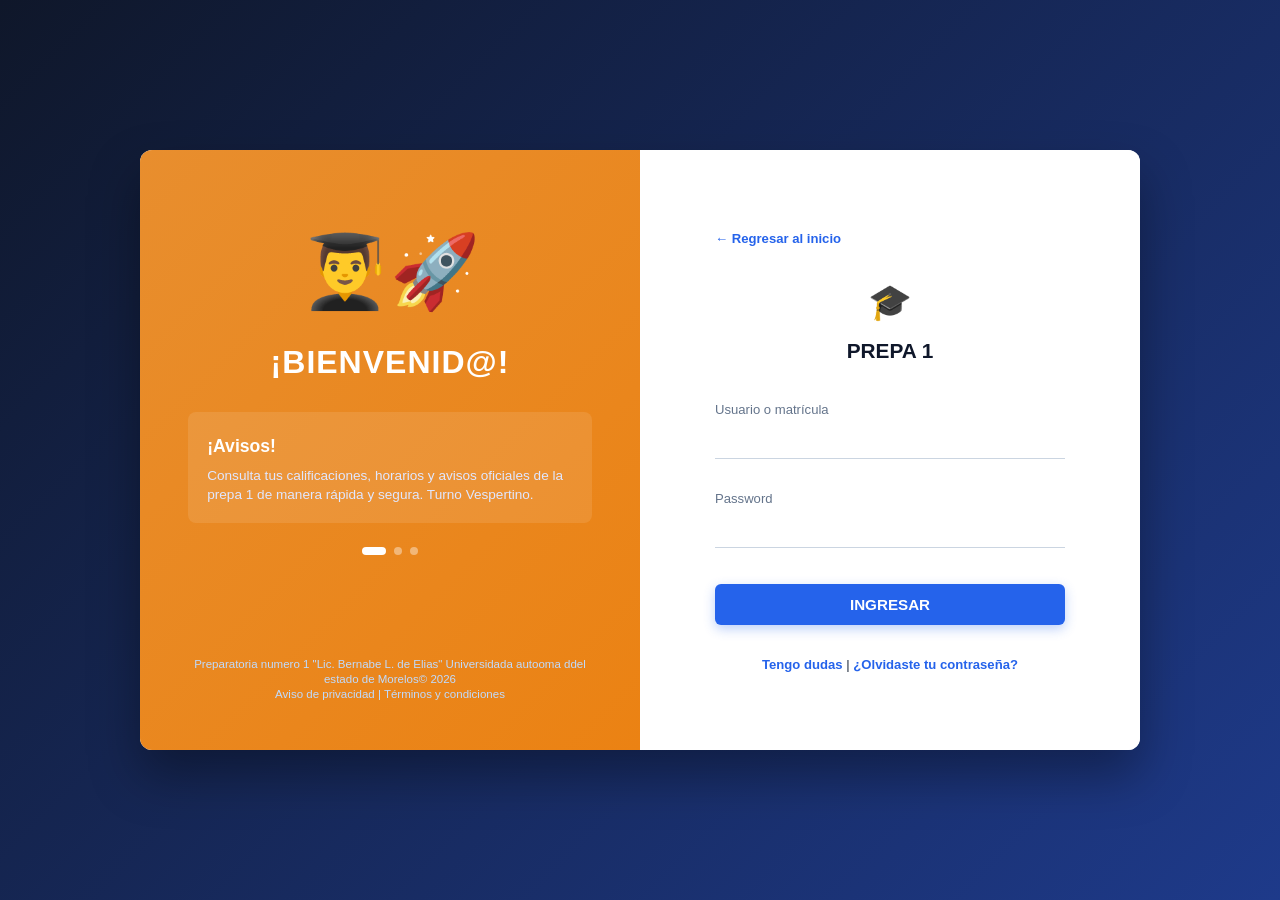
<file: login.html>
<!DOCTYPE html>
<html lang="es">
<head>
    <meta charset="UTF-8">
    <meta name="viewport" content="width=device-width, initial-scale=1.0">
    <title>Portal de Alumnos - Prepa 1</title>
    <link rel="stylesheet" href="styles.css">
</head>
<body class="cbtis-login-body">

    <!-- Contenedor principal de dos columnas -->
    <div class="cbtis-login-container">

        <!-- LADO IZQUIERDO: Panel Azul con Bienvenida e Ilustración -->
        <div class="cbtis-left-panel">
            <div class="cbtis-left-content">
                
                <div class="cbtis-illustration-box">
                    <div class="cbtis-badge-icon">👨‍🎓🚀</div>
                    <h2>¡BIENVENID@!</h2>
                </div>

                <div class="cbtis-notices-box">
                    <h3>¡Avisos!</h3>
                    <p>Consulta tus calificaciones, horarios y avisos oficiales de la prepa 1 de manera rápida y segura. Turno Vespertino.</p>
                </div>

                <div class="cbtis-slider-dots">
                    <span class="cbtis-dot active"></span>
                    <span class="cbtis-dot"></span>
                    <span class="cbtis-dot"></span>
                </div>
            </div>

            <div class="cbtis-left-footer">
                Preparatoria numero 1 "Lic. Bernabe L. de Elias" Universidada autooma ddel estado de Morelos&copy; 2026<br>
                <span>Aviso de privacidad | Términos y condiciones</span>
            </div>
        </div>

        <!-- LADO DERECHO: Panel Blanco con el Formulario de Acceso -->
        <div class="cbtis-right-panel">
            <div class="cbtis-login-wrapper">
                
                <div class="login-back-container">
                    <a href="index.html" class="cbtis-back-link">← Regresar al inicio</a>
                </div>

                <div class="cbtis-logo-header">
                    <div class="login-logo-emoji">🎓</div>
                    <h1>PREPA <strong>1</strong></h1>
                </div>

                <form id="form-login" action="#" method="POST">
                    
                    <div class="cbtis-input-group">
                        <label for="usuario">Usuario o matrícula</label>
                        <input type="text" id="usuario" name="usuario" required>
                    </div>

                    <div class="cbtis-input-group">
                        <label for="password">Password</label>
                        <input type="password" id="password" name="password" required>
                    </div>

                    <button type="submit" class="cbtis-btn-ingresar">INGRESAR</button>

                </form>

                <div class="cbtis-login-help">
                    <a href="#">Tengo dudas</a> | <a href="#">¿Olvidaste tu contraseña?</a>
                </div>

            </div>
        </div>

    </div>

    <script src="script.js"></script>
</body>
</html>
</file>
<file: styles.css>
/* ======================================================================
   ESTILOS GENERALES Y PORTADA - CBTis 166
   ====================================================================== */
*{
    box-sizing: border-box; /* Incluye bordes y rellenos en el ancho y alto total */
    margin: 0;              /* Elimina los márgenes predeterminados de la página */
    padding: 0;             /* Elimina los rellenos internos predeterminados */
}

body {
    font-family: 'Segoe UI', Tahoma, Geneva, Verdana, sans-serif; /* Tipografía principal limpia y moderna */
    color: #1e293b;                 /* Color de texto base gris oscuro */
    background-color: #f8fafc;      /* Color de fondo general suave para el sitio */
    line-height: 1.6;               /* Espaciado de línea cómodo para la lectura */
}

/* --------------------------------------------------------------------
   BARRA SUPERIOR DE CONTACTO
   -------------------------------------------------------------------- */
.top-bar {
    background-color: #f7711e;              /* Fondo oscuro para la franja de contacto superior */
    color: #cbd5e1;                         /* Color de texto gris claro secundario */
    font-size: 0.82rem;                     /* Tamaño de fuente pequeño y sutil */
    padding: 0.5rem 2rem;                   /* Relleno interno superior/inferior y lateral */
    border-bottom: 1px solid rgba(255, 255, 255, 0.1); /* Línea divisoria inferior translúcida */
}

.top-bar-container {
    max-width: 1200px;     /* Ancho máximo estructurado para mantener simetría */
    margin: 0 auto;        /* Centra horizontalmente el contenedor */
    display: flex;         /* Activa el diseño flexible */
    justify-content: space-between; /* Distribuye el espacio entre los elementos internos */
    align-items: center;   /* Centra verticalmente los elementos */
}

.top-contacts {
    display: flex;         /* Distribuye los datos de contacto en fila horizontal */
    gap: 2rem;             /* Separación horizontal entre los elementos */
}

.top-item.whatsapp {
    color: #4ade80;        /* Color verde característico para destacar WhatsApp */
}

/* ======================================================================
   BARRA DE NAVEGACIÓN RESPONSIVA
   ====================================================================== */
.navbar {
    background-color: #ffffff; /* Fondo blanco sólido para el menú de navegación */
    border-bottom: 1px solid #e2e8f0; /* Borde inferior sutil */
    position: sticky;          /* Fija la barra en la parte superior al hacer scroll */
    top: 0;                    /* Posición de anclaje exacto en la parte superior */
    z-index: 1000;             /* Asegura que la barra esté siempre por encima de otros elementos */
    padding: 0.8rem 1.5rem;    /* Relleno interior de la barra de navegación */
}

.nav-container {
    max-width: 1200px;         /* Ancho máximo alineado con el resto del sitio */
    margin: 0 auto;            /* Centra el contenedor del menú */
    display: flex;             /* Modelo flexible */
    justify-content: space-between; /* Separa el logotipo de los enlaces del menú */
    align-items: center;       /* Alinea verticalmente al centro */
    flex-wrap: wrap;           /* Permite que los elementos bajen si falta espacio */
    gap: 1rem;                 /* Espaciado predeterminado */
}

.nav-brand {
    display: flex;             /* Contenedor flexible para la marca/logo */
    align-items: center;       /* Centra verticalmente el logotipo */
}

.brand-logo-img {
    height: 55px;              /* Altura fija estándar para el logotipo institucional */
    width: auto;               /* Ancho proporcional automático */
    object-fit: contain;       /* Evita deformaciones en la imagen */
    display: block;            /* Elimina espacios fantasma inferiores */
}

.nav-links {
    display: flex;             /* Organiza los enlaces de navegación en línea */
    align-items: center;       /* Centra verticalmente */
    gap: 1.5rem;               /* Espacio de separación entre cada opción del menú */
    flex-wrap: wrap;           /* Adaptable en pantallas chicas */
}

.nav-links a {
    text-decoration: none;     /* Quita el subrayado predeterminado de los enlaces */
    color: #475569;            /* Color de texto gris intermedio */
    font-weight: 600;          /* Seminegrita para mejor visibilidad */
    font-size: 0.9rem;         /* Tamaño de fuente adecuado */
    transition: color 0.2s;    /* Transición suave al cambiar de color */
}

.nav-links a:hover {
    color: #2563eb;            /* Cambia a azul corporativo al pasar el cursor */
}

.btn-nav-login {
    background-color: #2563eb; /* Fondo azul destacado para el botón de alumnos */
    color: white !important;   /* Texto blanco forzado */
    padding: 8px 16px;         /* Relleno interior del botón */
    border-radius: 6px;        /* Esquinas redondeadas */
    transition: background-color 0.2s; /* Transición suave en el color de fondo */
}

.btn-nav-login:hover {
    background-color: #1d4ed8; /* Azul más oscuro al pasar el cursor */
}

@media (max-width: 600px) {
    .navbar {
        padding: 0.6rem 1rem;  /* Reduce el padding en pantallas móviles pequeñas */
    }
    .nav-container {
        justify-content: center; /* Centra los elementos del menú en móviles */
    }
    .nav-links {
        gap: 1rem;             /* Reduce el espacio entre enlaces */
        justify-content: center; /* Centra los enlaces */
    }
}

/* --------------------------------------------------------------------
   SECCIÓN HERO (DOS COLUMNAS CON COLLAGE)
   -------------------------------------------------------------------- */
.hero-section {
    background: linear-gradient(135deg, #ed6b07 0%, #e36a19 100%); /* Fondo con degradado azul oscuro */
    color: white;              /* Texto general en blanco para alto contraste */
    padding: 5rem 2rem;        /* Relleno superior/inferior amplio y lateral */
    overflow: hidden;          /* Oculta desbordamientos */
}

.hero-container {
    max-width: 1200px;         /* Ancho máximo del contenedor principal */
    margin: 0 auto;            /* Centra el contenedor */
    display: grid;             /* Utiliza CSS Grid para organizar las columnas */
    grid-template-columns: 1.1fr 0.9fr; /* Texto ligeramente más ancho que el collage */
    gap: 3rem;                 /* Espacio de separación entre columnas */
    align-items: center;       /* Alinea verticalmente al centro */
}

@media (max-width: 900px) {
    .hero-container {
        grid-template-columns: 1fr; /* Cambia a una sola columna en pantallas medianas/móviles */
    }
}

.hero-tag {
    display: inline-block;     /* Permite aplicar padding y márgenes como bloque */
    background-color: rgba(37, 99, 235, 0.3); /* Fondo azul translúcido */
    border: 1px solid rgba(96, 165, 250, 0.4); /* Borde azul claro sutil */
    color: #93c5fd;            /* Texto azul claro brillante */
    padding: 6px 16px;         /* Relleno interior */
    border-radius: 20px;       /* Bordes redondeados estilo píldora */
    font-size: 0.85rem;        /* Tamaño de fuente compacto */
    font-weight: 600;          /* Seminegrita */
    text-transform: uppercase; /* Convierte el texto en mayúsculas */
    margin-bottom: 1.5rem;     /* Margen inferior */
}

.hero-text-side h1 {
    font-size: 2.8rem;         /* Tamaño de fuente grande para el título principal */
    font-weight: 800;          /* Grosor muy marcado */
    margin-bottom: 1rem;       /* Espacio inferior */
    letter-spacing: -0.5px;    /* Reduce ligeramente el espacio entre letras */
    line-height: 1.2;          /* Altura de línea compacta */
}

.hero-text-side p {
    font-size: 1.1rem;         /* Tamaño de fuente cómodo para la descripción */
    color: #cbd5e1;            /* Color gris claro legible */
    margin-bottom: 2rem;       /* Espacio inferior */
    line-height: 1.6;          /* Altura de línea legible */
}

.hero-cta-box {
    background: rgba(15, 23, 42, 0.4); /* Fondo oscuro semitransparente */
    border: 1px solid rgba(255, 255, 255, 0.1); /* Borde sutil translúcido */
    padding: 1.8rem;           /* Relleno interno */
    border-radius: 12px;       /* Bordes redondeados */
    backdrop-filter: blur(6px); /* Efecto de desenfoque de cristal esmerilado */
}

.btn-orange {
    display: inline-block;     /* Permite dimensiones en enlaces */
    background: linear-gradient(135deg, #f97316 0%, #ea580c 100%); /* Degradado naranja llamativo */
    color: white;              /* Texto blanco */
    padding: 14px 28px;        /* Relleno interior generoso */
    border-radius: 8px;        /* Bordes redondeados */
    text-decoration: none;     /* Quita subrayado */
    font-weight: 700;          /* Negrita */
    font-size: 1.05rem;        /* Tamaño destacado */
    box-shadow: 0 4px 15px rgba(249, 115, 22, 0.4); /* Sombra naranja difuminada */
    transition: transform 0.2s, box-shadow 0.2s; /* Transiciones suaves */
    margin-bottom: 1.2rem;     /* Espacio inferior */
}

.btn-orange:hover {
    transform: translateY(-2px); /* Eleva ligeramente el botón al pasar el cursor */
    box-shadow: 0 6px 20px rgba(249, 115, 22, 0.6); /* Aumenta intensidad de sombra */
}

.hero-benefits {
    display: flex;             /* Organiza los beneficios en línea flexible */
    flex-wrap: wrap;           /* Salto de línea automático */
    gap: 15px;                 /* Espacio entre beneficios */
    font-size: 0.9rem;         /* Tamaño estándar */
    color: #e2e8f0;            /* Gris claro */
    font-weight: 500;          /* Peso medio */
}

/* Estilos del Collage de Imágenes */
.image-collage {
    display: flex;             /* Organiza los elementos en columna */
    flex-direction: column;    /* Dirección vertical */
    gap: 15px;                 /* Espacio entre imágenes */
    background: rgba(255, 255, 255, 0.05); /* Fondo translúcido sutil */
    padding: 20px;             /* Relleno interior */
    border-radius: 20px;       /* Bordes redondeados del contenedor */
    border: 1px solid rgba(255, 255, 255, 0.1); /* Borde sutil */
}

.collage-main img {
    width: 100%;               /* Ancho completo */
    height: 240px;             /* Altura fija para la imagen principal */
    object-fit: cover;         /* Recorta proporcionalmente sin deformar */
    border-radius: 12px;       /* Bordes redondeados */
    box-shadow: 0 10px 25px rgba(0,0,0,0.3); /* Sombra de profundidad */
}

.collage-sub {
    display: grid;             /* Cuadrícula para las dos imágenes inferiores */
    grid-template-columns: 1fr 1fr; /* Dos columnas iguales */
    gap: 15px;                 /* Espacio entre las secundarias */
}

.collage-sub img {
    width: 100%;               /* Ancho completo */
    height: 140px;             /* Altura fija para secundarias */
    object-fit: cover;         /* Recorte proporcional */
    border-radius: 12px;       /* Bordes redondeados */
    box-shadow: 0 8px 20px rgba(0,0,0,0.3); /* Sombra de profundidad */
}

/* Clases específicas para el formulario de informes */
.hero-title-custom {
    font-size: 2.5rem;         /* Tamaño de título personalizado */
    margin-bottom: 1rem;       /* Margen inferior */
}

.hero-desc-custom {
    color: #cbd5e1;            /* Color secundario */
    font-size: 1rem;           /* Tamaño legible */
    margin-bottom: 1.5rem;     /* Margen inferior */
}

.hero-subtitle-custom {
    font-size: 0.95rem;        /* Subtítulo */
    font-weight: 600;          /* Seminegrita */
    color: #93c5fd;            /* Azul claro */
    margin-bottom: 0.8rem;     /* Margen inferior */
}

.hero-benefits-column {
    display: flex;             /* Flexible vertical */
    flex-direction: column;    /* Apilado vertical */
    gap: 8px;                  /* Espaciado ajustado */
}

.cbtis-hero-form-card {
    background-color: #ffffff; /* Fondo blanco sólido para la tarjeta del formulario */
    padding: 2.2rem;           /* Relleno interno amplio */
    border-radius: 16px;       /* Bordes redondeados marcados */
    box-shadow: 0 20px 40px rgba(0, 0, 0, 0.25); /* Sombra elegante flotante */
    width: 100%;               /* Ancho completo disponible */
    max-width: 440px;          /* Ancho máximo de la tarjeta */
    margin: 0 auto;            /* Centrado horizontal */
}

.form-card-title {
    color: #0f172a;            /* Color oscuro */
    font-size: 1.25rem;        /* Mediano destacado */
    font-weight: 700;          /* Negrita */
    margin-bottom: 1rem;       /* Margen inferior */
    text-align: center;        /* Centrado */
}

.form-group-margin {
    margin-bottom: 1rem;       /* Espacio inferior estándar entre campos */
}

.form-control-input {
    width: 100%;               /* Ancho completo */
    border: 1px solid #cbd5e1; /* Borde gris claro */
    border-radius: 8px;        /* Bordes redondeados */
    padding: 10px 14px;        /* Relleno interior cómodo */
    font-size: 0.9rem;         /* Tamaño de letra interno */
    outline: none;             /* Sin borde de enfoque por defecto */
}

.form-control-select {
    width: 100%;               /* Ancho completo */
    border: 1px solid #cbd5e1; /* Borde gris claro */
    border-radius: 8px;        /* Bordes redondeados */
    padding: 10px 14px;        /* Relleno interior */
    font-size: 0.9rem;         /* Tamaño de fuente */
    background: #fff;          /* Fondo blanco */
    color: #475569;            /* Color de texto de opciones */
    outline: none;             /* Quita contorno */
}

.form-date-label {
    font-size: 0.78rem;        /* Letra pequeña para etiquetas de fecha */
    color: #64748b;            /* Gris secundario */
    display: block;            /* Ocupa su propia línea */
    margin-bottom: 2px;        /* Margen inferior mínimo */
}

.form-control-date {
    width: 100%;               /* Ancho completo */
    border: 1px solid #cbd5e1; /* Borde gris */
    border-radius: 8px;        /* Bordes redondeados */
    padding: 8px 14px;         /* Relleno interior */
    font-size: 0.9rem;         /* Tamaño de fuente */
    color: #334155;            /* Color de texto interno */
    outline: none;             /* Quita contorno */
}

.form-control-textarea {
    width: 100%;               /* Ancho completo */
    border: 1px solid #cbd5e1; /* Borde gris */
    border-radius: 8px;        /* Bordes redondeados */
    padding: 10px 14px;        /* Relleno interior */
    font-size: 0.9rem;         /* Tamaño de fuente */
    outline: none;             /* Quita contorno */
    font-family: inherit;      /* Hereda tipografía general */
}

/* ======================================================================
   CORRECCIÓN DEFINITIVA PARA LA CASILLA Y EL TEXTO DE ACEPTAR TÉRMINOS
   ====================================================================== */
.form-group-checkbox {
    margin-bottom: 1.2rem;     /* Espacio inferior */
    display: flex;             /* Contenedor flexible */
    flex-direction: row !important; /* Fuerza dirección horizontal estricta */
    align-items: flex-start !important; /* Alinea arriba */
    justify-content: flex-start !important; /* Alinea a la izquierda */
    gap: 10px;                 /* Espacio horizontal entre cuadro y texto */
    text-align: left;          /* Alineación izquierda */
    width: 100%;               /* Ancho completo */
}

.form-checkbox-input {
    width: 18px !important;    /* Ancho fijo forzado para el checkbox */
    height: 18px !important;   /* Alto fijo forzado */
    min-width: 18px;           /* Evita compresión */
    cursor: pointer;           /* Cambia cursor a mano */
    margin-top: 2px;           /* Ajuste vertical fino con la primera línea */
    flex-shrink: 0;            /* Impide deformación */
    appearance: auto;          /* Restaura el comportamiento visual nativo */
    -webkit-appearance: checkbox; /* Compatibilidad WebKit */
}

.form-checkbox-label {
    font-size: 0.78rem !important; /* Letra pequeña legible para textos legales */
    color: #475569 !important;     /* Gris oscuro */
    line-height: 1.35 !important;  /* Altura de línea compacta */
    cursor: pointer;               /* Cursor interactivo */
    display: inline-block !important; /* Comportamiento en línea */
    width: auto !important;        /* Ancho automático */
    flex: 1;                       /* Ocupa el resto del espacio disponible */
}

.form-submit-btn {
    background-color: #0052ff;     /* Fondo azul intenso para el botón enviar */
    width: 100%;                   /* Ancho completo */
    border-radius: 8px;            /* Bordes redondeados */
    padding: 12px;                 /* Relleno interior */
    font-weight: 700;              /* Negrita */
    color: white;                  /* Texto blanco */
    border: none;                  /* Sin bordes */
    cursor: pointer;               /* Cursor de mano */
    transition: background 0.2s;   /* Transición suave */
}

.cbtis-hero-form-card input:focus, 
.cbtis-hero-form-card select:focus, 
.cbtis-hero-form-card textarea:focus {
    border-color: #2563eb !important; /* Cambia el borde a azul brillante al enfocar */
    box-shadow: 0 0 0 3px rgba(37, 99, 235, 0.15); /* Brillo sutil alrededor */
}

/* ======================================================================
   ESTILOS DE OFERTA EDUCATIVA CON IMÁGENES
   ====================================================================== */
.careers-section {
    padding: 5rem 2rem;            /* Espaciado superior/inferior */
    background-color: #f8fafc;     /* Fondo claro */
}

.section-container {
    max-width: 1200px;             /* Ancho máximo centrado */
    margin: 0 auto;                /* Centrado horizontal */
}

.section-header {
    text-align: center;            /* Centrado de títulos de sección */
    margin-bottom: 3.5rem;         /* Espacio inferior */
}

.section-header h2 {
    font-size: 2.2rem;             /* Título grande */
    color: #0f172a;                /* Color oscuro */
    margin-bottom: 0.5rem;         /* Espacio con subtítulo */
}

.section-header p {
    color: #64748b;                /* Gris secundario */
    font-size: 1.05rem;            /* Tamaño legible */
}

.careers-grid {
    display: grid;                 /* Cuadrícula CSS adaptable */
    grid-template-columns: repeat(auto-fit, minmax(260px, 1fr)); /* Columnas responsivas */
    gap: 2rem;                     /* Espacio entre tarjetas */
}

.career-card {
    background-color: #ffffff;     /* Fondo blanco */
    border: 1px solid #e2e8f0;     /* Borde sutil */
    border-radius: 12px;           /* Esquinas redondeadas */
    overflow: hidden;              /* Oculta desbordamientos internos */
    box-shadow: 0 4px 6px rgba(0, 0, 0, 0.02); /* Sombra ligera */
    transition: transform 0.2s ease, box-shadow 0.2s ease; /* Transiciones suaves */
}

.career-card:hover {
    transform: translateY(-5px);   /* Eleva la tarjeta al pasar el cursor */
    box-shadow: 0 15px 30px rgba(0, 0, 0, 0.08); /* Acentúa la sombra */
    border-color: #cbd5e1;         /* Oscurece borde */
}

.career-img-container {
    width: 100%;                   /* Ancho completo */
    height: 160px;                 /* Altura fija de imagen */
    overflow: hidden;              /* Oculta desbordamientos */
}

.career-img-container img {
    width: 100%;                   /* Ancho adaptado */
    height: 100%;                  /* Alto adaptado */
    object-fit: cover;             /* Recorte proporcional */
    transition: transform 0.3s ease; /* Transición para zoom */
}

.career-card:hover .career-img-container img {
    transform: scale(1.05);        /* Efecto zoom in en imagen al hacer hover */
}

.career-content {
    padding: 1.8rem;               /* Relleno interno de textos */
}

.career-content h3 {
    font-size: 1.15rem;            /* Tamaño de título */
    color: #0f172a;                /* Color oscuro */
    margin-bottom: 0.8rem;         /* Espacio inferior */
    font-weight: 700;              /* Negrita */
}

.career-content p {
    color: #64748b;                /* Gris descriptivo */
    font-size: 0.9rem;             /* Tamaño estándar */
    line-height: 1.5;              /* Altura de línea */
}

/* ======================================================================
   ESTILOS DEL PIE DE PÁGINA (FOOTER CON REDES SOCIALES)
   ====================================================================== */
.footer {
    background-color: #0b1120;     /* Fondo oscuro institucional */
    color: #94a3b8;                /* Texto gris claro */
    padding: 2.5rem 2rem;          /* Relleno interior */
    border-top: 1px solid rgba(255, 255, 255, 0.05); /* Línea superior sutil */
}

.footer-container {
    max-width: 1200px;             /* Ancho máximo alineado */
    margin: 0 auto;                /* Centrado horizontal */
    display: flex;                 /* Distribución flexible */
    justify-content: space-between; /* Separa créditos de redes */
    align-items: center;           /* Centrado vertical */
    flex-wrap: wrap;               /* Adaptable */
    gap: 1.5rem;                   /* Espacio entre elementos */
}

.footer-info p {
    font-size: 0.9rem;             /* Tamaño estándar */
    color: #cbd5e1;                /* Color legible */
    margin-bottom: 0.3rem;         /* Espacio mínimo */
}

.footer-author {
    font-size: 0.82rem;            /* Letra pequeña para autor */
    color: #64748b;                /* Gris sutil */
}

.footer-socials {
    display: flex;                 /* Iconos en línea */
    gap: 12px;                     /* Espacio entre iconos */
}

.social-icon {
    width: 38px;                   /* Ancho fijo circular */
    height: 38px;                  /* Alto fijo circular */
    background: rgba(255, 255, 255, 0.08); /* Fondo translúcido */
    border: 1px solid rgba(255, 255, 255, 0.12); /* Borde sutil */
    color: #ffffff;                /* Icono blanco */
    border-radius: 50%;            /* Círculo perfecto */
    display: flex;                 /* Centrado interno */
    align-items: center;           /* Centrado vertical */
    justify-content: center;       /* Centrado horizontal */
    text-decoration: none;         /* Sin subrayado */
    font-weight: 700;              /* Negrita */
    font-size: 0.95rem;            /* Tamaño del símbolo */
    transition: background 0.2s, transform 0.2s, border-color 0.2s; /* Transiciones */
}

.social-icon:hover {
    background: #2563eb;           /* Azul corporativo al pasar cursor */
    border-color: #2563eb;         /* Borde azul */
    transform: translateY(-3px);   /* Eleva sutilmente el icono */
}

@media (max-width: 768px) {
    .footer-container {
        flex-direction: column;    /* Columna en tablets y móviles */
        text-align: center;        /* Centra textos del footer */
    }
    .footer-socials {
        justify-content: center;   /* Centra iconos sociales */
    }
}

/* ======================================================================
   ESTILOS DE LOGIN EN PANTALLA PARTIDA - CBTis 166
   ====================================================================== */
.cbtis-login-body {
    margin: 0;                     /* Sin márgenes */
    padding: 0;                    /* Sin padding */
    font-family: 'Segoe UI', Tahoma, Geneva, Verdana, sans-serif; /* Tipografía general */
    background: linear-gradient(135deg, #0f172a 0%, #1e3a8a 100%); /* Fondo degradado */
    min-height: 100vh;             /* Altura mínima de pantalla completa */
    display: flex;                 /* Centrado flexible */
    justify-content: center;       /* Centrado horizontal */
    align-items: center;           /* Centrado vertical */
}

.cbtis-login-container {
    width: 100%;                   /* Ancho completo */
    max-width: 1000px;             /* Ancho máximo de la tarjeta de login */
    height: 600px;                 /* Altura fija estándar */
    background-color: #ffffff;     /* Fondo blanco */
    border-radius: 12px;           /* Bordes redondeados */
    box-shadow: 0 25px 50px rgba(0, 0, 0, 0.35); /* Sombra pronunciada */
    display: grid;                 /* Pantalla dividida en cuadrícula */
    grid-template-columns: 1fr 1fr; /* Dos columnas iguales (panel izquierdo y derecho) */
    overflow: hidden;              /* Oculta desbordamientos */
    margin: 2rem;                  /* Margen exterior */
}

@media (max-width: 850px) {
    .cbtis-login-container {
        grid-template-columns: 1fr; /* Una sola columna en dispositivos menores */
        height: auto;               /* Altura automática */
    }
    .cbtis-left-panel {
        display: none;              /* Oculta el panel izquierdo decorativo en móviles */
    }
}

.cbtis-left-panel {
    background: linear-gradient(135deg, #e88e2e 0%, #eb8213 100%); /* Degradado oscuro */
    color: white;                  /* Texto blanco */
    padding: 3rem;                 /* Relleno interno */
    display: flex;                 /* Diseño flexible */
    flex-direction: column;        /* Apilado vertical */
    justify-content: space-between; /* Distribuye espacio superior e inferior */
}

.cbtis-illustration-box {
    text-align: center;            /* Centrado */
    margin-top: 1rem;              /* Margen superior */
}

.cbtis-badge-icon {
    font-size: 4.5rem;             /* Tamaño grande para icono/emoji */
    margin-bottom: 0.5rem;         /* Margen inferior */
}

.cbtis-illustration-box h2 {
    font-size: 2rem;               /* Título grande */
    font-weight: 800;              /* Negrita fuerte */
    letter-spacing: 1px;           /* Espaciado entre letras */
}

.cbtis-notices-box {
    background: rgba(255, 255, 255, 0.1); /* Caja translúcida de avisos */
    padding: 1.2rem;               /* Relleno interno */
    border-radius: 8px;            /* Bordes redondeados */
    margin-top: 1.5rem;            /* Margen superior */
}

.cbtis-notices-box h3 {
    font-size: 1.1rem;             /* Título de aviso */
    margin-bottom: 0.4rem;         /* Margen inferior */
}

.cbtis-notices-box p {
    font-size: 0.85rem;            /* Texto pequeño */
    color: #e0e7ff;                /* Azul claro tenue */
    line-height: 1.4;              /* Altura de línea */
}

.cbtis-slider-dots {
    display: flex;                 /* Indicadores de slider en fila */
    justify-content: center;       /* Centrados */
    gap: 8px;                      /* Espacio entre puntos */
    margin-top: 1.5rem;            /* Margen superior */
}

.cbtis-dot {
    width: 8px;                    /* Ancho de punto inactivo */
    height: 8px;                   /* Alto de punto inactivo */
    background-color: rgba(255, 255, 255, 0.4); /* Translúcido */
    border-radius: 50%;            /* Circular */
}

.cbtis-dot.active {
    background-color: #ffffff;     /* Blanco sólido para punto activo */
    width: 24px;                   /* Más ancho simulando barra activa */
    border-radius: 4px;            /* Bordes redondeados */
}

.cbtis-left-footer {
    font-size: 0.72rem;            /* Letra pequeña institucional */
    color: #bfdbfe;                /* Azul muy claro */
    text-align: center;            /* Centrado */
    line-height: 1.3;              /* Altura de línea */
}

.cbtis-right-panel {
    background-color: #ffffff;     /* Panel derecho blanco para el formulario de login */
    padding: 3rem 3.5rem;          /* Relleno interno amplio */
    display: flex;                 /* Flexible */
    flex-direction: column;        /* Vertical */
    justify-content: center;       /* Centrado vertical */
}

.cbtis-login-wrapper {
    width: 100%;                   /* Ancho completo */
    max-width: 350px;              /* Ancho máximo del contenedor de login */
    margin: 0 auto;                /* Centrado horizontal */
}

.login-back-container {
    margin-bottom: 1.5rem;         /* Margen inferior */
}

.cbtis-back-link {
    color: #2563eb;                /* Enlace azul */
    font-size: 0.82rem;            /* Tamaño pequeño */
    text-decoration: none;         /* Sin subrayado */
    font-weight: 600;              /* Seminegrita */
}

.cbtis-back-link:hover {
    text-decoration: underline;    /* Subraya al pasar cursor */
}

.cbtis-logo-header {
    text-align: center;            /* Centrado */
    margin-bottom: 2rem;           /* Margen inferior */
}

.login-logo-emoji {
    font-size: 2.2rem;             /* Emoji grande */
    margin-bottom: 0.2rem;         /* Margen inferior */
}

.cbtis-logo-header h1 {
    font-size: 1.3rem;             /* Tamaño título */
    color: #0f172a;                /* Oscuro */
    font-weight: 700;              /* Negrita */
}

.cbtis-logo-header h1 span {
    color: #2563eb;                /* Acento en azul */
}

.cbtis-input-group {
    margin-bottom: 1.8rem;         /* Espacio inferior */
    position: relative;            /* Posicionamiento relativo */
}

.cbtis-input-group label {
    display: block;                /* Ocupa su línea */
    font-size: 0.82rem;            /* Pequeño */
    color: #64748b;                /* Gris */
    margin-bottom: 0.3rem;         /* Margen inferior */
    font-weight: 500;              /* Medio */
}

.cbtis-input-group input {
    width: 100%;                   /* Ancho completo */
    border: none;                  /* Sin borde completo */
    border-bottom: 1px solid #cbd5e1; /* Borde inferior estilo material design */
    padding: 8px 0;                /* Relleno */
    font-size: 0.95rem;            /* Tamaño de fuente */
    color: #0f172a;                /* Oscuro */
    background: transparent;       /* Fondo transparente */
    outline: none;                 /* Sin contorno */
    transition: border-color 0.2s; /* Transición suave */
}

.cbtis-input-group input:focus {
    border-bottom: 2px solid #2563eb; /* Cambia a borde inferior azul grueso al enfocar */
}

.cbtis-btn-ingresar {
    width: 100%;                   /* Ancho completo */
    background-color: #2563eb;     /* Azul corporativo */
    color: white;                  /* Texto blanco */
    border: none;                  /* Sin bordes */
    padding: 12px;                 /* Relleno */
    border-radius: 6px;            /* Esquinas redondeadas */
    font-weight: 700;              /* Negrita */
    font-size: 0.95rem;            /* Tamaño */
    cursor: pointer;               /* Mano interactiva */
    box-shadow: 0 4px 12px rgba(37, 99, 235, 0.3); /* Sombra azul */
    transition: background-color 0.2s, transform 0.1s; /* Transiciones */
    margin-top: 0.5rem;            /* Margen superior */
}

.cbtis-btn-ingresar:hover {
    background-color: #1d4ed8;     /* Azul más oscuro al pasar cursor */
}

.cbtis-login-help {
    text-align: center;            /* Centrado */
    margin-top: 1.8rem;            /* Margen superior */
    font-size: 0.82rem;            /* Pequeño */
}

.cbtis-login-help a {
    color: #2563eb;                /* Azul */
    text-decoration: none;         /* Sin subrayado */
    font-weight: 600;              /* Seminegrita */
}

.cbtis-login-help a:hover {
    text-decoration: underline;    /* Subraya al pasar cursor */
}

/* ======================================================================
   ESTILOS Y RECORRIDO DE DOCENTES
   ====================================================================== */
.teachers-section {
    background: linear-gradient(135deg, #0f172a 0%, #1e3a8a 100%); /* Fondo degradado oscuro */
    color: white;                  /* Texto blanco */
    padding: 4rem 1.5rem;          /* Relleno superior/inferior y lateral */
}

.teachers-container {
    max-width: 1200px;             /* Ancho máximo centrado */
    margin: 0 auto;                /* Centrado horizontal */
}

.teachers-header {
    display: flex;                 /* Flexible */
    justify-content: space-between; /* Separa título de botones */
    align-items: flex-end;         /* Alineación inferior */
    margin-bottom: 2.5rem;         /* Margen inferior */
    flex-wrap: wrap;               /* Adaptable */
    gap: 1.5rem;                   /* Espacio entre elementos */
}

.teachers-tag {
    display: inline-block;         /* Bloque en línea */
    color: #93c5fd;                /* Azul claro */
    font-size: 0.82rem;            /* Pequeño */
    font-weight: 700;              /* Negrita */
    text-transform: uppercase;     /* Mayúsculas */
    margin-bottom: 0.6rem;         /* Margen inferior */
    letter-spacing: 0.5px;         /* Espaciado de letras */
}

.convenience-tag-custom {
    color: #2563eb;                /* Azul específico para convenios */
}

.teachers-header h2 {
    font-size: 2.2rem;             /* Título grande */
    font-weight: 800;              /* Negrita fuerte */
    margin-bottom: 0.6rem;         /* Margen inferior */
    letter-spacing: -0.5px;        /* Espaciado ajustado */
}

.teachers-header p {
    color: #cbd5e1;                /* Gris claro */
    font-size: 1rem;               /* Estándar */
    max-width: 700px;              /* Ancho máximo para lectura cómoda */
    line-height: 1.6;              /* Altura de línea */
}

.teachers-nav-buttons {
    display: flex;                 /* Botones en línea */
    gap: 10px;                     /* Espaciado entre flechas */
}

.nav-btn {
    width: 42px;                   /* Ancho fijo circular */
    height: 42px;                  /* Alto fijo circular */
    background: rgba(255, 255, 255, 0.1); /* Translúcido */
    border: 1px solid rgba(255, 255, 255, 0.2); /* Borde translúcido */
    color: white;                  /* Símbolo blanco */
    border-radius: 50%;            /* Circular */
    font-size: 1.4rem;             /* Tamaño de flecha */
    cursor: pointer;               /* Mano interactiva */
    display: flex;                 /* Centrado interno */
    align-items: center;           /* Centrado vertical */
    justify-content: center;       /* Centrado horizontal */
    transition: background 0.2s, transform 0.1s; /* Transiciones */
}

.nav-btn:hover {
    background: rgba(255, 255, 255, 0.25); /* Aclara al pasar cursor */
    transform: scale(1.05);        /* Ligero zoom */
}

.teachers-grid {
    display: flex;                 /* Carrusel horizontal flexible */
    gap: 1.5rem;                   /* Espacio entre tarjetas de profesores */
    overflow-x: auto;              /* Permite scroll horizontal */
    scroll-behavior: smooth;       /* Movimiento fluido al usar botones */
    padding-bottom: 1rem;          /* Relleno inferior */
    scrollbar-width: none;         /* Oculta barra de desplazamiento en Firefox */
}

.teachers-grid::-webkit-scrollbar {
    display: none;                 /* Oculta barra de desplazamiento en Chrome/Safari */
}

.teacher-card {
    flex: 0 0 calc(25% - 1.15rem); /* Ancho fijo exacto para mostrar 4 tarjetas en pantallas grandes */
    background: #1e293b;           /* Fondo gris oscuro azulado */
    border-radius: 16px;           /* Bordes redondeados */
    overflow: hidden;              /* Oculta desbordamientos */
    border: 1px solid rgba(255, 255, 255, 0.1); /* Borde sutil */
    transition: transform 0.2s ease, box-shadow 0.2s ease; /* Transiciones */
}

@media (max-width: 1024px) {
    .teacher-card {
        flex: 0 0 calc(43% - 0.75rem); /* Ajusta para mostrar 2 tarjetas en tablets */
    }
}

@media (max-width: 650px) {
    .teacher-card {
        flex: 0 0 82%;             /* Ajusta para mostrar una tarjeta grande en móviles */
    }
}

.teacher-card:hover {
    transform: translateY(-5px);   /* Eleva la tarjeta al pasar el cursor */
    box-shadow: 0 15px 30px rgba(0, 0, 0, 0.4); /* Sombra oscura profunda */
}

.teacher-card img {
    width: 100%;                   /* Ancho completo */
    height: 240px;                 /* Altura fija de la foto del docente */
    object-fit: cover;             /* Recorte proporcional */
    object-position: top;          /* Enfoca la parte superior (rostro) de la foto */
}

.teacher-info {
    padding: 1.5rem;               /* Relleno interior para los datos del profesor */
    background: linear-gradient(180deg, rgba(30, 41, 59, 0.9) 0%, rgba(15, 23, 42, 0.95) 100%); /* Degradado interno */
}

.teacher-info h3 {
    font-size: 1.1rem;             /* Nombre del profesor */
    font-weight: 700;              /* Negrita */
    color: white;                  /* Blanco */
    margin-bottom: 0.4rem;         /* Margen inferior */
}

.teacher-info p {
    font-size: 0.85rem;            /* Descripción de especialidad */
    color: #94a3b8;                /* Gris claro */
    line-height: 1.4;              /* Altura de línea */
}

/* ======================================================================
   ESTILOS DE CONVENIOS EN DOBLE LÍNEA (MARQUESINAS INFINITAS)
   ====================================================================== */
.convenios-section {
    padding: 5rem 0;               /* Relleno superior e inferior */
    background-color: #ffffff;     /* Fondo blanco */
    overflow: hidden;              /* Oculta desbordamientos laterales */
    border-top: 1px solid #e2e8f0; /* Borde superior sutil */
    border-bottom: 1px solid #e2e8f0; /* Borde inferior sutil */
}

.convenios-container {
    max-width: 1200px;             /* Ancho máximo centrado */
    margin: 0 auto;                /* Centrado horizontal */
    padding: 0 2rem;               /* Relleno lateral */
}

.marquee-wrapper {
    position: relative;            /* Posicionamiento relativo para la marquesina */
    width: 100%;                   /* Ancho completo */
    overflow: hidden;              /* Oculta tarjetas fuera de pantalla */
    mask-image: linear-gradient(to right, transparent, black 10%, black 90%, transparent); /* Desvanece los bordes izquierdo y derecho */
    -webkit-mask-image: linear-gradient(to right, transparent, black 10%, black 90%, transparent); /* Soporte WebKit para desvanecimiento */
}

.marquee-wrapper-spacing {
    margin-top: 1.5rem;            /* Separación entre la primera y segunda línea de convenios */
}

.marquee-track {
    display: flex;                 /* Elementos en línea horizontal continua */
    gap: 1.5rem;                   /* Espacio entre tarjetas de marcas */
    width: max-content;            /* Ancho automático basado en el contenido total */
}

.marquee-wrapper:hover .marquee-track {
    animation-play-state: paused !important; /* Pausa el movimiento al pasar el cursor sobre las marcas */
}

.marquee-track-top {
    animation: scrollLeft 35s linear infinite; /* Animación continua hacia la izquierda */
}

.marquee-track-bottom {
    animation: scrollRight 35s linear infinite; /* Animación continua hacia la derecha (inversa) */
}

@keyframes scrollLeft {
    0% { transform: translateX(0); }         /* Inicia en posición original */
    100% { transform: translateX(-50%); }    /* Desplaza exactamente la mitad (el grupo original) para crear bucle infinito */
}

@keyframes scrollRight {
    0% { transform: translateX(-50%); }      /* Inicia desplazado a la mitad */
    100% { transform: translateX(0); }       /* Regresa a la posición inicial creando bucle fluido */
}

.convenio-card {
    background: #f8fafc;           /* Fondo gris muy claro para cada tarjeta de empresa */
    border: 1px solid #e2e8f0;     /* Borde gris sutil */
    padding: 1.2rem 2rem;          /* Relleno interior generoso */
    border-radius: 12px;           /* Bordes redondeados */
    font-weight: 600;              /* Seminegrita */
    font-size: 1rem;               /* Tamaño estándar */
    color: #334155;                /* Color de texto gris oscuro */
    white-space: nowrap;           /* Impide que el texto de la marca haga salto de línea */
    box-shadow: 0 4px 6px rgba(0, 0, 0, 0.01); /* Sombra muy tenue */
    transition: transform 0.2s ease, border-color 0.2s ease, background-color 0.2s ease; /* Transiciones suaves */
    display: flex;                 /* Flexible */
    align-items: center;           /* Centrado vertical */
    justify-content: center;       /* Centrado horizontal */
    min-width: 190px;              /* Ancho mínimo uniforme para todas las tarjetas */
}

.convenio-card:hover {
    transform: translateY(-3px);   /* Eleva la tarjeta de convenio al pasar el cursor */
    border-color: #2563eb;         /* Cambia el borde a azul corporativo */
    background-color: #ffffff;     /* Fondo blanco puro */
    color: #2563eb;                /* Texto azul corporativo */
    box-shadow: 0 10px 20px rgba(37, 99, 235, 0.08); /* Sombra azulada elegante */
}
</file>
